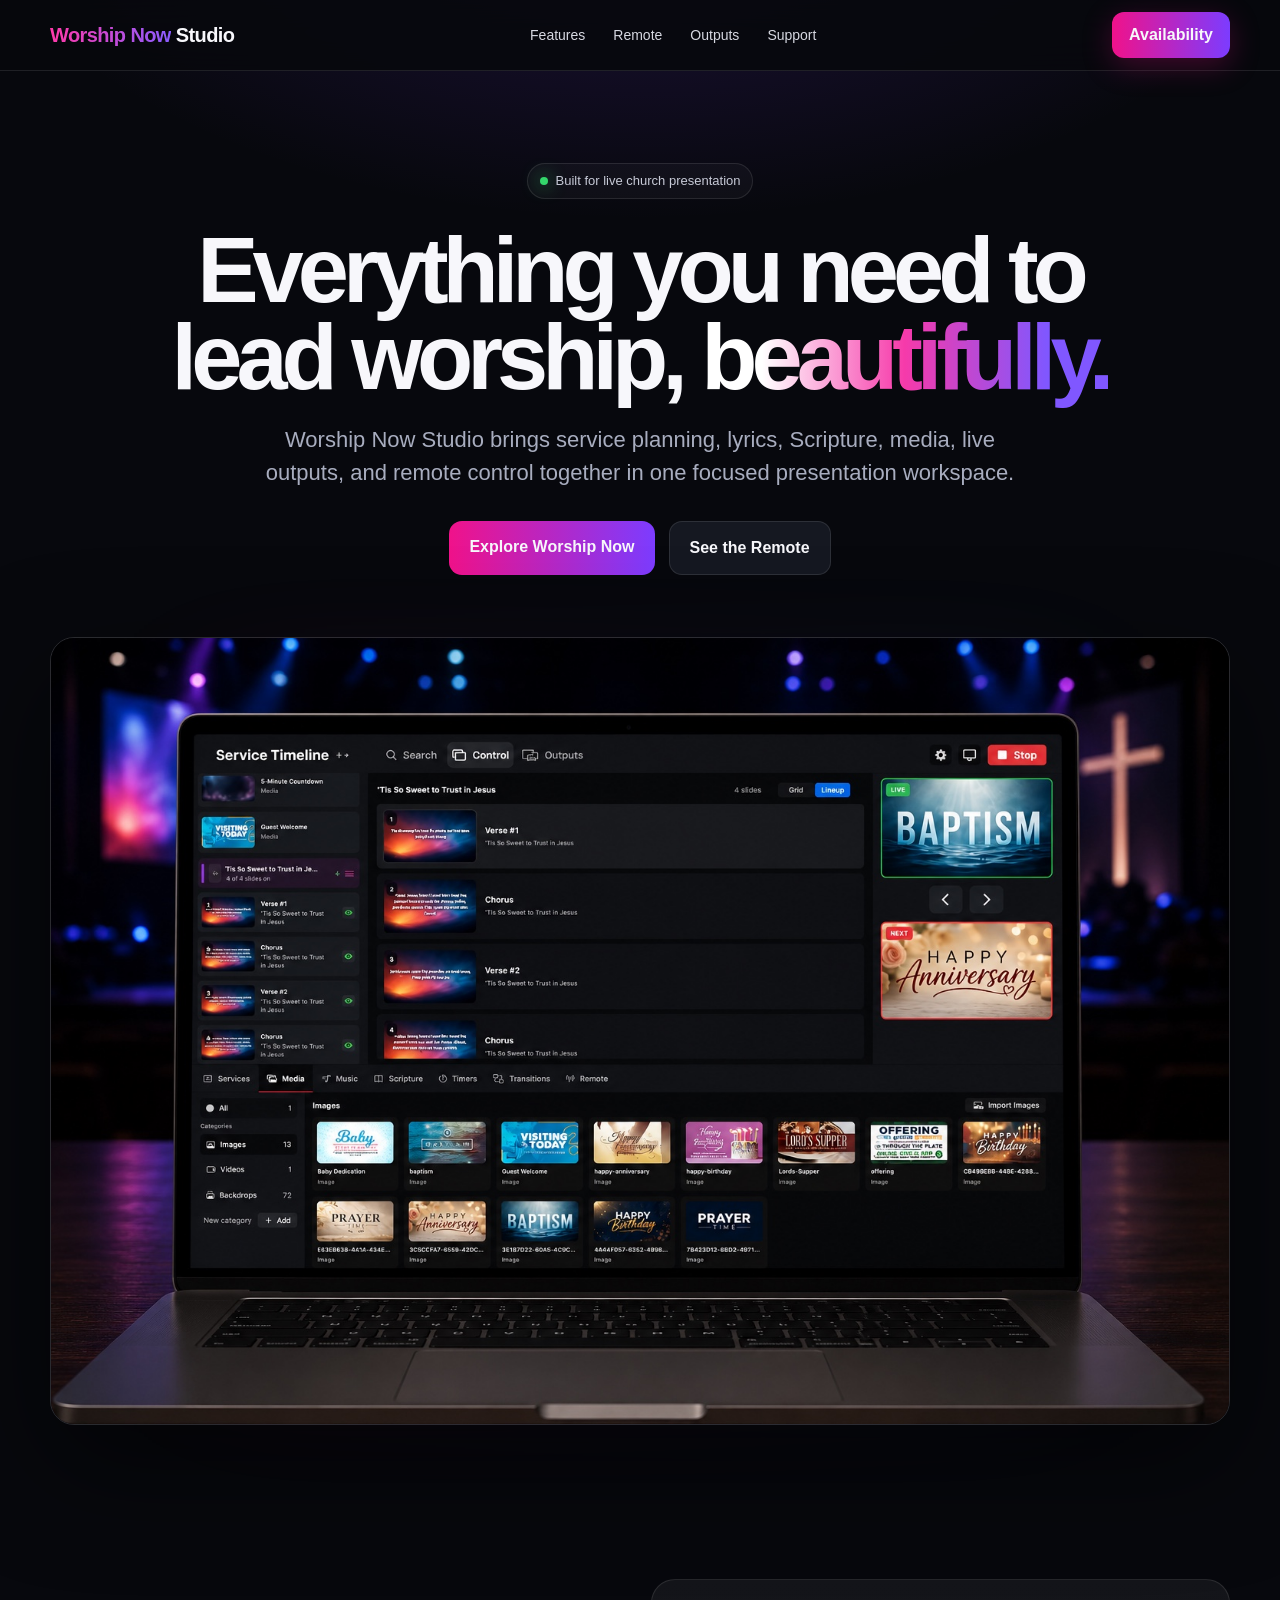
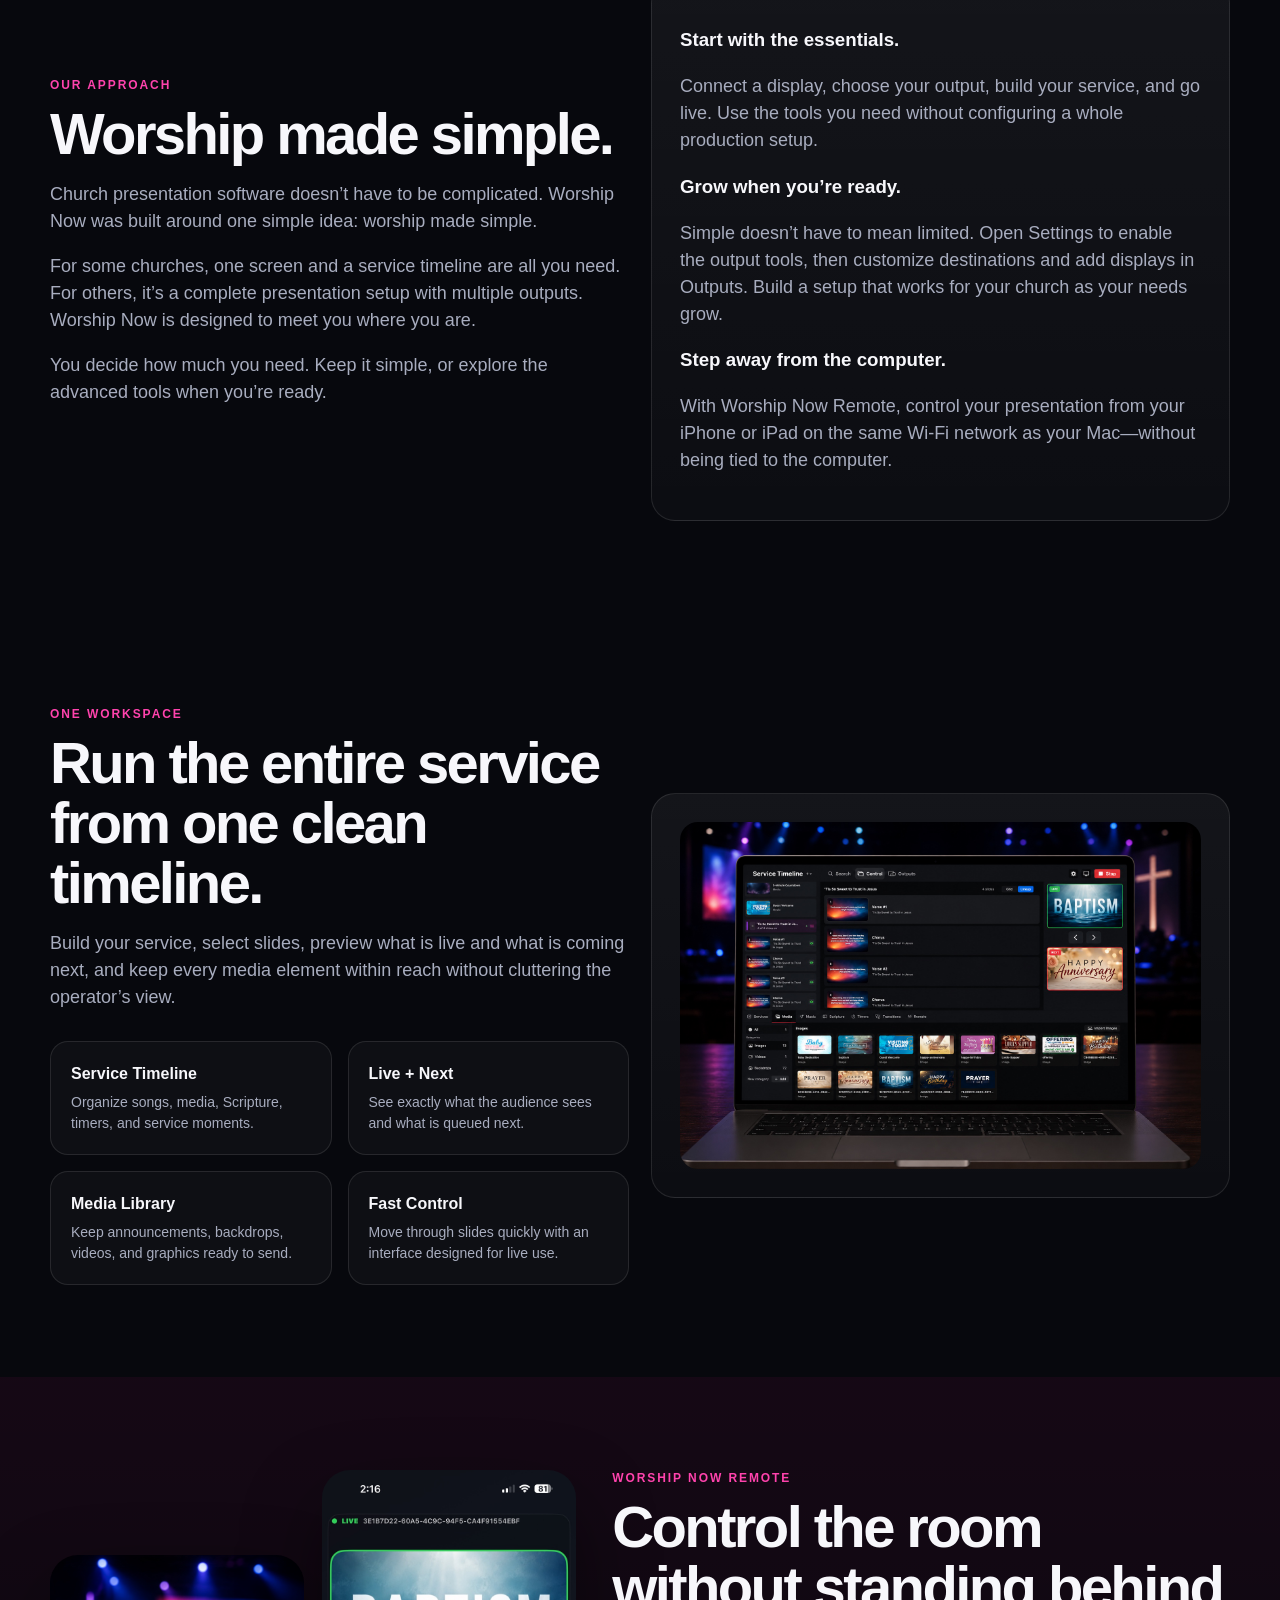
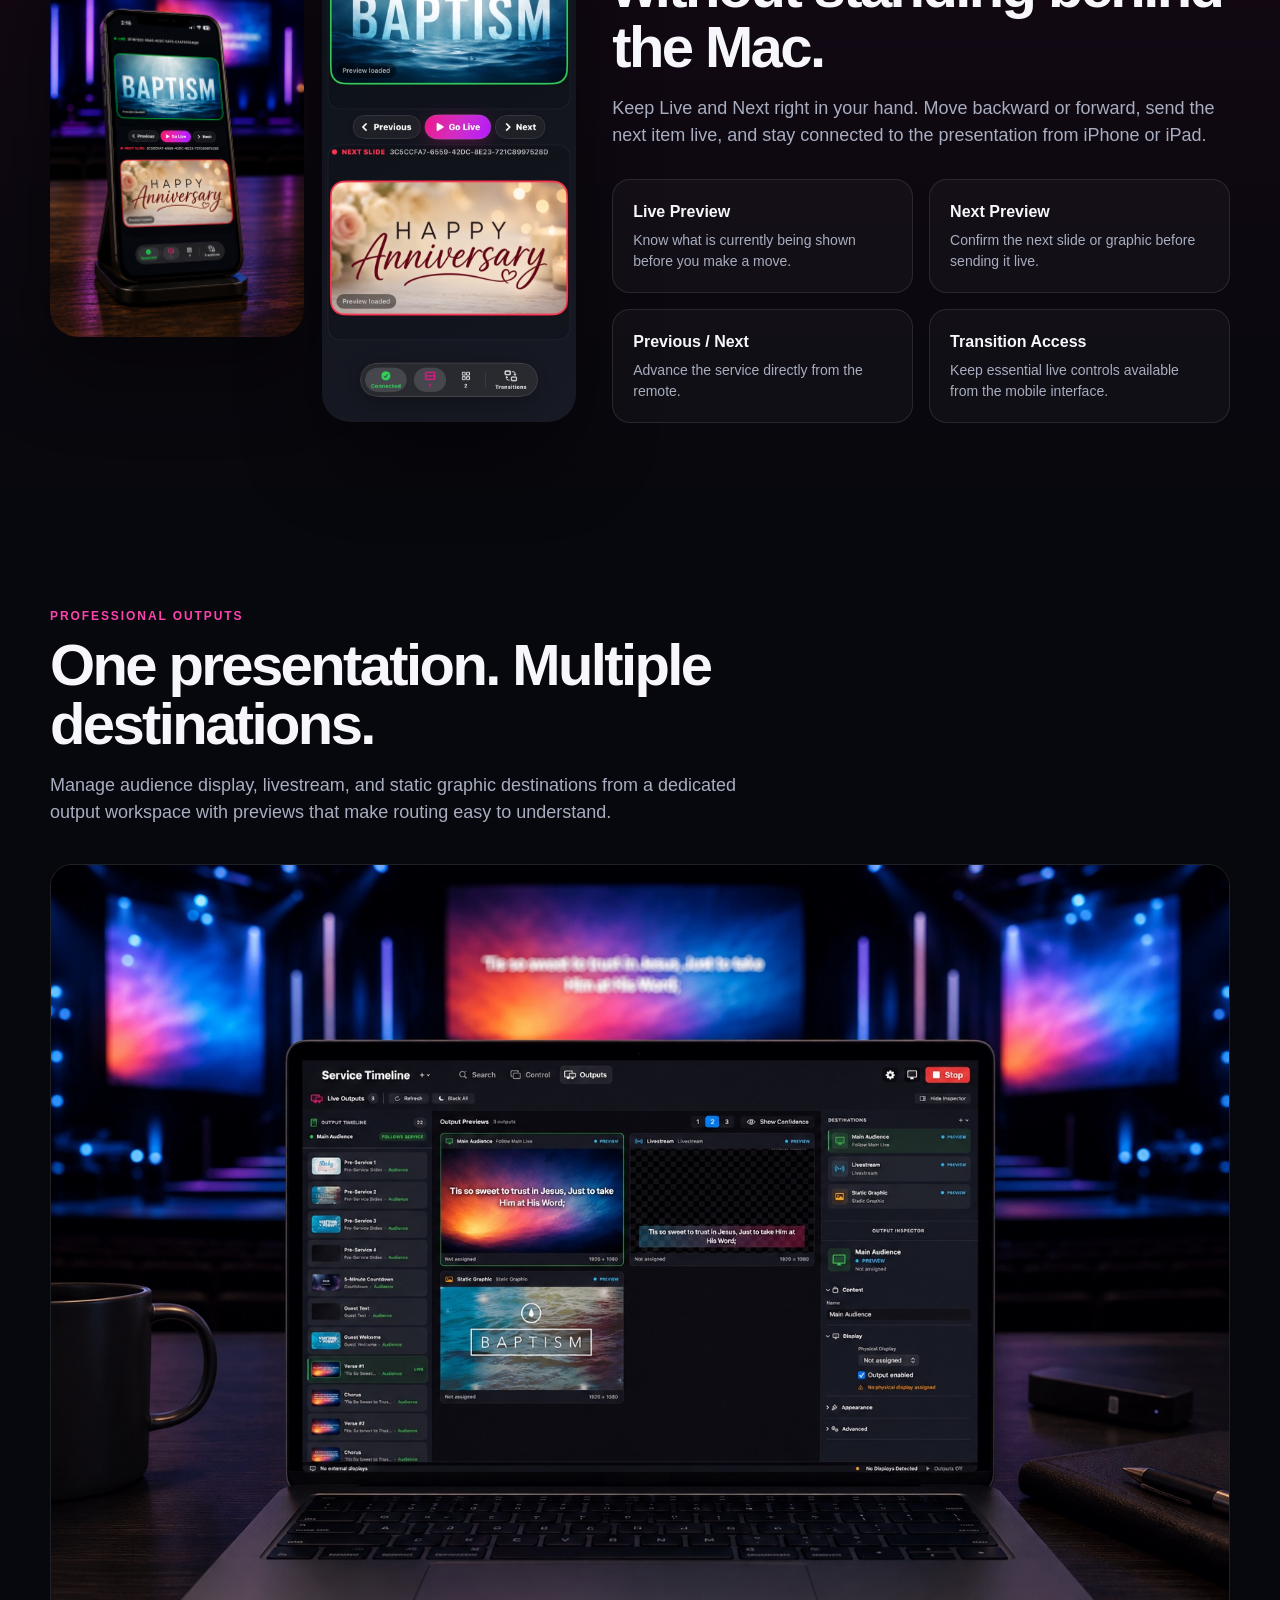
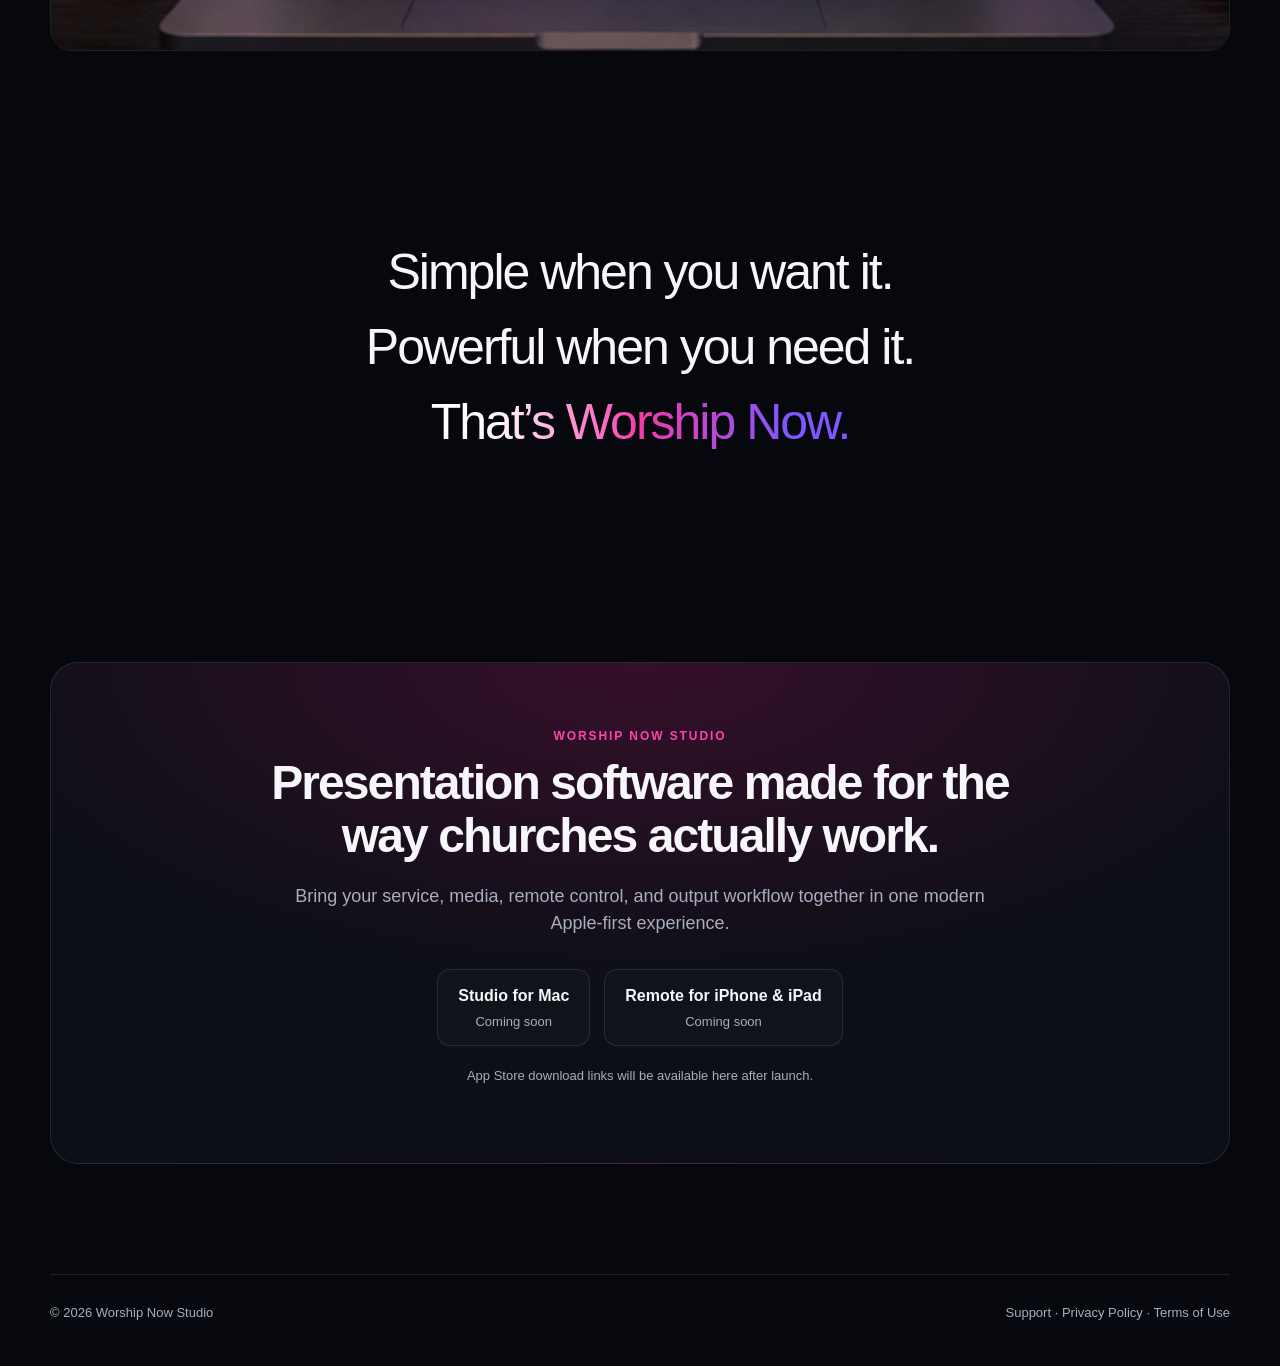
<file: index.html>
<!doctype html>
<html lang="en">
<head>
  <meta charset="utf-8">
  <meta name="viewport" content="width=device-width, initial-scale=1">
  <meta name="color-scheme" content="dark">
  <meta name="theme-color" content="#07080d">
  <title>Worship Now Studio — Presentation Made Simple</title>
  <meta name="description" content="Worship Now Studio is a modern church presentation platform for lyrics, Scripture, media, outputs, and remote control.">
  <link rel="stylesheet" href="assets/styles.css">
</head>
<body>
  <a class="skip-link" href="#main">Skip to content</a>
  <header class="nav" id="top">
    <div class="wrap navin">
      <a class="brand" href="#top"><span>Worship Now</span> Studio</a>
      <nav class="links" aria-label="Main navigation">
        <a href="#features">Features</a>
        <a href="#remote">Remote</a>
        <a href="#outputs">Outputs</a>
        <a href="support.html">Support</a>
      </nav>
      <a class="cta" href="#download">Availability</a>
    </div>
  </header>

  <main id="main" tabindex="-1">
    <section class="hero" aria-labelledby="hero-heading">
      <div class="wrap">
        <div class="eyebrow"><span class="dot" aria-hidden="true"></span> Built for live church presentation</div>
        <h1 id="hero-heading">Everything you need to lead worship, <span class="gradient">beautifully.</span></h1>
        <p class="lead">Worship Now Studio brings service planning, lyrics, Scripture, media, live outputs, and remote control together in one focused presentation workspace.</p>
        <div class="actions">
          <a class="btn primary" href="#features">Explore Worship Now</a>
          <a class="btn" href="#remote">See the Remote</a>
        </div>
        <div class="hero-shot">
          <img src="assets/studio-hero.jpg" width="1536" height="1024" fetchpriority="high" alt="Worship Now Studio control interface shown on a MacBook">
        </div>
      </div>
    </section>

    <section id="worship-made-simple" class="section" aria-labelledby="simple-heading">
      <div class="wrap grid2">
        <div>
          <div class="kicker">Our approach</div>
          <h2 id="simple-heading">Worship made simple.</h2>
          <p class="sectioncopy">Church presentation software doesn’t have to be complicated. Worship Now was built around one simple idea: worship made simple.</p>
          <p class="sectioncopy">For some churches, one screen and a service timeline are all you need. For others, it’s a complete presentation setup with multiple outputs. Worship Now is designed to meet you where you are.</p>
          <p class="sectioncopy">You decide how much you need. Keep it simple, or explore the advanced tools when you’re ready.</p>
        </div>
        <div class="card">
          <h3>Start with the essentials.</h3>
          <p class="sectioncopy">Connect a display, choose your output, build your service, and go live. Use the tools you need without configuring a whole production setup.</p>
          <h3>Grow when you’re ready.</h3>
          <p class="sectioncopy">Simple doesn’t have to mean limited. Open Settings to enable the output tools, then customize destinations and add displays in Outputs. Build a setup that works for your church as your needs grow.</p>
          <h3>Step away from the computer.</h3>
          <p class="sectioncopy">With Worship Now Remote, control your presentation from your iPhone or iPad on the same Wi-Fi network as your Mac—without being tied to the computer.</p>
        </div>
      </div>
    </section>

    <section id="features" class="section" aria-labelledby="features-heading">
      <div class="wrap grid2">
        <div>
          <div class="kicker">One workspace</div>
          <h2 id="features-heading">Run the entire service from one clean timeline.</h2>
          <p class="sectioncopy">Build your service, select slides, preview what is live and what is coming next, and keep every media element within reach without cluttering the operator’s view.</p>
          <div class="featurelist">
            <div class="feature"><h3>Service Timeline</h3><p>Organize songs, media, Scripture, timers, and service moments.</p></div>
            <div class="feature"><h3>Live + Next</h3><p>See exactly what the audience sees and what is queued next.</p></div>
            <div class="feature"><h3>Media Library</h3><p>Keep announcements, backdrops, videos, and graphics ready to send.</p></div>
            <div class="feature"><h3>Fast Control</h3><p>Move through slides quickly with an interface designed for live use.</p></div>
          </div>
        </div>
        <div class="card">
          <img src="assets/studio-workspace.jpg" width="1536" height="1024" loading="lazy" decoding="async" alt="Worship Now Studio service timeline and media library">
        </div>
      </div>
    </section>

    <section id="remote" class="section remote" aria-labelledby="remote-heading">
      <div class="wrap phoneGrid">
        <div class="phoneWrap">
          <img src="assets/remote-in-church.jpg" width="1024" height="1536" loading="lazy" decoding="async" alt="Worship Now Remote on iPhone in a church environment">
          <img src="assets/remote-preview.jpg" width="707" height="1536" loading="lazy" decoding="async" alt="Worship Now Remote live and next slide interface">
        </div>
        <div>
          <div class="kicker">Worship Now Remote</div>
          <h2 id="remote-heading">Control the room without standing behind the Mac.</h2>
          <p class="sectioncopy">Keep Live and Next right in your hand. Move backward or forward, send the next item live, and stay connected to the presentation from iPhone or iPad.</p>
          <div class="featurelist">
            <div class="feature"><h3>Live Preview</h3><p>Know what is currently being shown before you make a move.</p></div>
            <div class="feature"><h3>Next Preview</h3><p>Confirm the next slide or graphic before sending it live.</p></div>
            <div class="feature"><h3>Previous / Next</h3><p>Advance the service directly from the remote.</p></div>
            <div class="feature"><h3>Transition Access</h3><p>Keep essential live controls available from the mobile interface.</p></div>
          </div>
        </div>
      </div>
    </section>

    <section id="outputs" class="section outputs" aria-labelledby="outputs-heading">
      <div class="wrap">
        <div class="outputs-copy">
          <div class="kicker">Professional outputs</div>
          <h2 id="outputs-heading">One presentation. Multiple destinations.</h2>
          <p class="sectioncopy">Manage audience display, livestream, and static graphic destinations from a dedicated output workspace with previews that make routing easy to understand.</p>
        </div>
        <img src="assets/studio-outputs.jpg" width="1536" height="1024" loading="lazy" decoding="async" alt="Worship Now Studio output control screen with multiple destinations">
      </div>
    </section>

    <div class="section">
      <div class="wrap"><p class="quote">Simple when you want it.<br>Powerful when you need it.<br><span class="gradient">That’s Worship Now.</span></p></div>
    </div>

    <section id="download" class="footercta" aria-labelledby="download-heading">
      <div class="wrap">
        <div class="box">
          <div class="kicker">Worship Now Studio</div>
          <h2 id="download-heading">Presentation software made for the way churches actually work.</h2>
          <p class="sectioncopy">Bring your service, media, remote control, and output workflow together in one modern Apple-first experience.</p>
          <div class="actions availability">
            <span class="availability-item"><strong>Studio for Mac</strong><span>Coming soon</span></span>
            <span class="availability-item"><strong>Remote for iPhone &amp; iPad</strong><span>Coming soon</span></span>
          </div>
          <p class="small availability-note">App Store download links will be available here after launch.</p>
        </div>
      </div>
    </section>
  </main>

  <footer><div class="wrap footer"><div>© 2026 Worship Now Studio</div><nav aria-label="Support and legal"><a href="support.html">Support</a> · <a href="privacy.html">Privacy Policy</a> · <a href="https://www.apple.com/legal/internet-services/itunes/dev/stdeula/">Terms of Use</a></nav></div></footer>
</body>
</html>
</file>
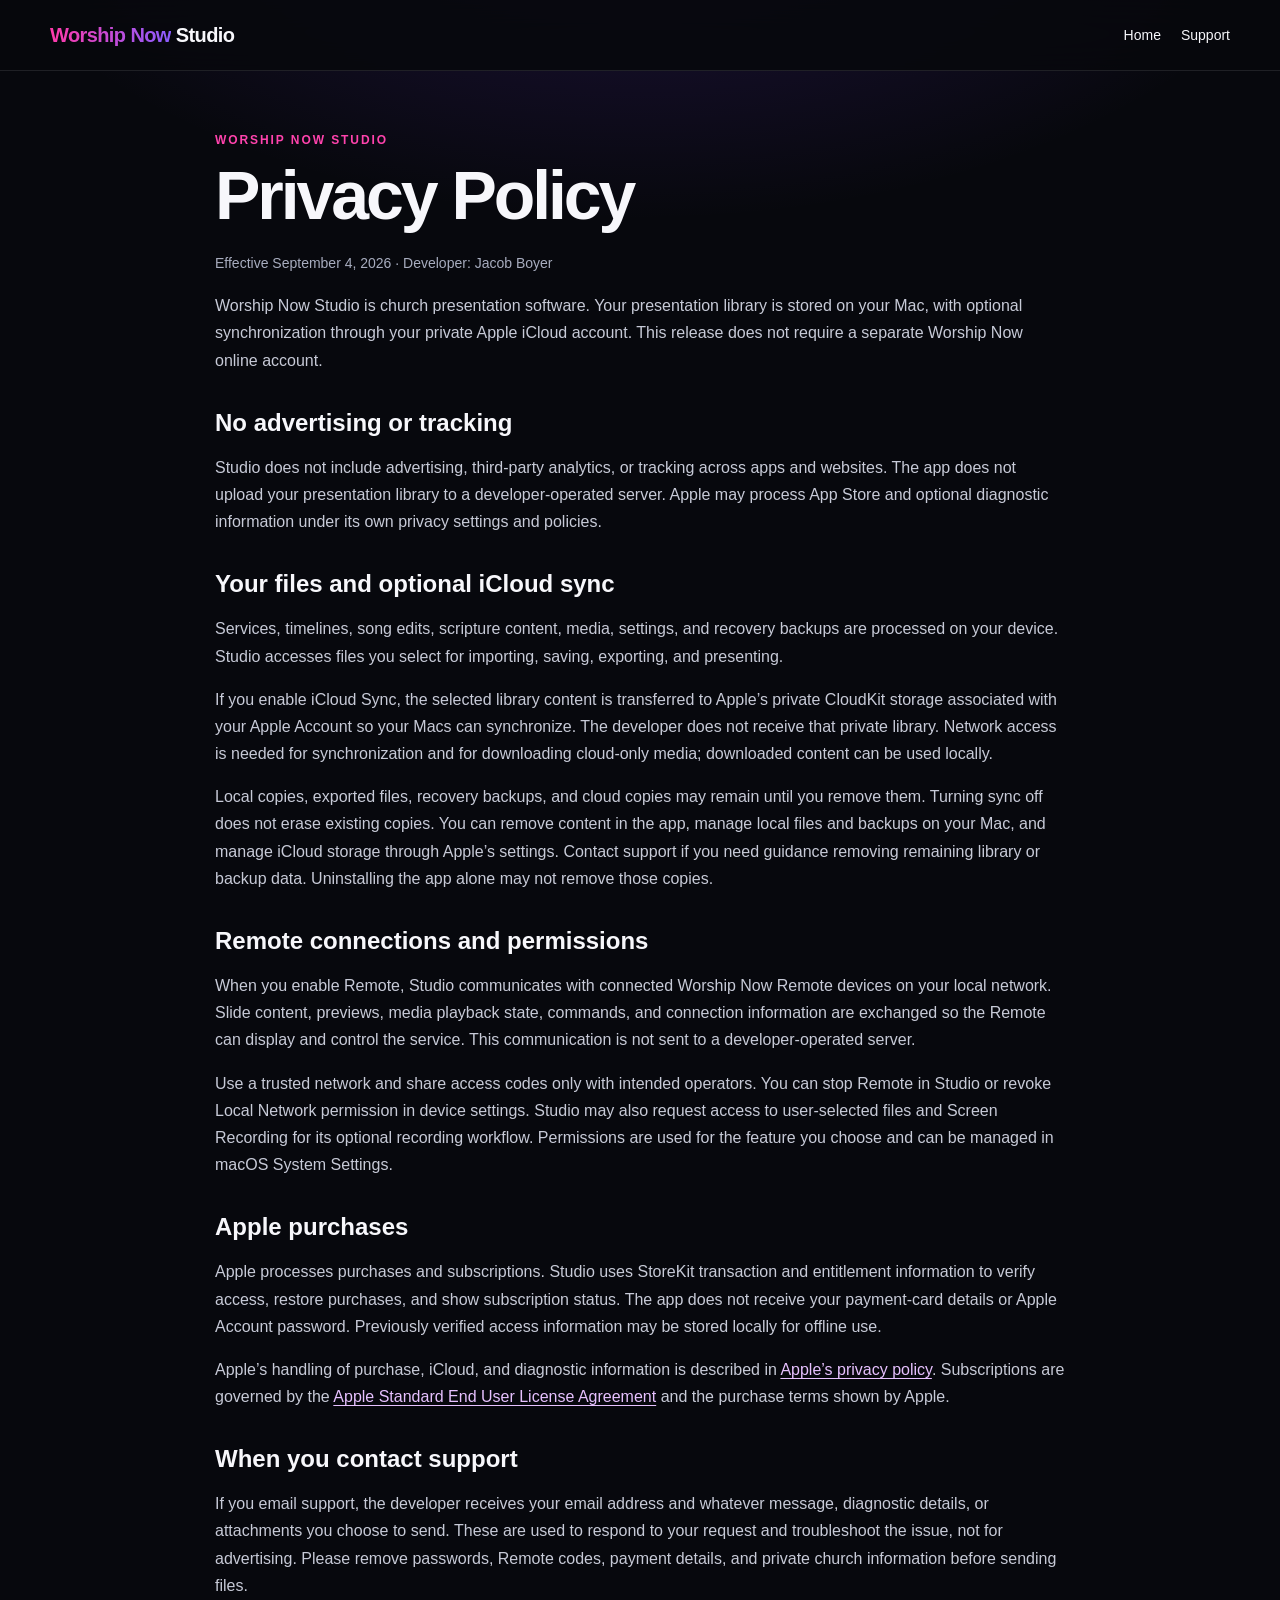
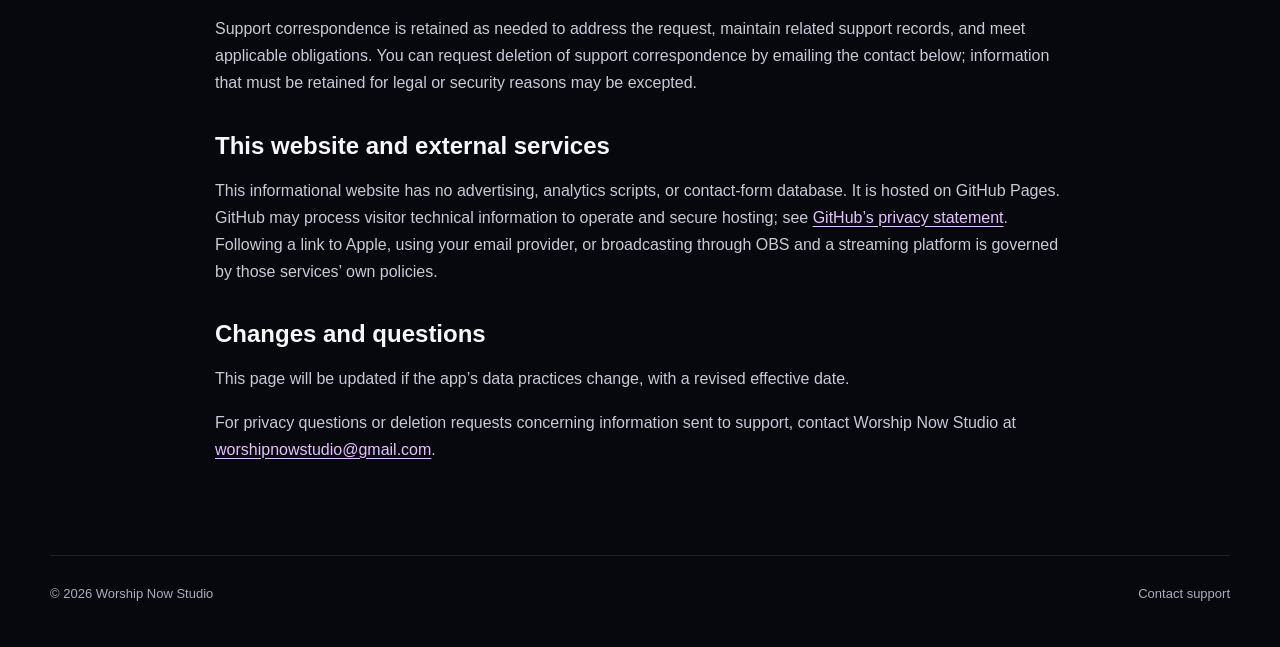
<file: privacy.html>
<!doctype html>
<html lang="en">
<head>
  <meta charset="utf-8">
  <meta name="viewport" content="width=device-width, initial-scale=1">
  <meta name="color-scheme" content="dark">
  <meta name="theme-color" content="#07080d">
  <title>Privacy Policy — Worship Now Studio</title>
  <meta name="description" content="How Worship Now Studio handles local presentation files, optional iCloud sync, Remote connections, purchases, and support messages.">
  <link rel="stylesheet" href="assets/styles.css">
  <link rel="stylesheet" href="legal.css">
</head>
<body>
  <a class="skip-link" href="#main">Skip to content</a>
  <header class="nav"><div class="wrap navin">
    <a class="brand" href="index.html"><span>Worship Now</span> Studio</a>
    <nav class="legal-navigation" aria-label="Main navigation"><a href="index.html">Home</a><a href="support.html">Support</a></nav>
  </div></header>
  <main id="main" class="wrap document" tabindex="-1">
    <div class="kicker">Worship Now Studio</div>
    <h1>Privacy Policy</h1>
    <p class="meta">Effective September 4, 2026 · Developer: Jacob Boyer</p>
    <p>Worship Now Studio is church presentation software. Your presentation library is stored on your Mac, with optional synchronization through your private Apple iCloud account. This release does not require a separate Worship Now online account.</p>
    <section aria-labelledby="collection-heading">
      <h2 id="collection-heading">No advertising or tracking</h2>
      <p>Studio does not include advertising, third-party analytics, or tracking across apps and websites. The app does not upload your presentation library to a developer-operated server. Apple may process App Store and optional diagnostic information under its own privacy settings and policies.</p>
    </section>
    <section aria-labelledby="library-heading">
      <h2 id="library-heading">Your files and optional iCloud sync</h2>
      <p>Services, timelines, song edits, scripture content, media, settings, and recovery backups are processed on your device. Studio accesses files you select for importing, saving, exporting, and presenting.</p>
      <p>If you enable iCloud Sync, the selected library content is transferred to Apple’s private CloudKit storage associated with your Apple Account so your Macs can synchronize. The developer does not receive that private library. Network access is needed for synchronization and for downloading cloud-only media; downloaded content can be used locally.</p>
      <p>Local copies, exported files, recovery backups, and cloud copies may remain until you remove them. Turning sync off does not erase existing copies. You can remove content in the app, manage local files and backups on your Mac, and manage iCloud storage through Apple’s settings. Contact support if you need guidance removing remaining library or backup data. Uninstalling the app alone may not remove those copies.</p>
    </section>
    <section aria-labelledby="remote-heading">
      <h2 id="remote-heading">Remote connections and permissions</h2>
      <p>When you enable Remote, Studio communicates with connected Worship Now Remote devices on your local network. Slide content, previews, media playback state, commands, and connection information are exchanged so the Remote can display and control the service. This communication is not sent to a developer-operated server.</p>
      <p>Use a trusted network and share access codes only with intended operators. You can stop Remote in Studio or revoke Local Network permission in device settings. Studio may also request access to user-selected files and Screen Recording for its optional recording workflow. Permissions are used for the feature you choose and can be managed in macOS System Settings.</p>
    </section>
    <section aria-labelledby="payments-heading">
      <h2 id="payments-heading">Apple purchases</h2>
      <p>Apple processes purchases and subscriptions. Studio uses StoreKit transaction and entitlement information to verify access, restore purchases, and show subscription status. The app does not receive your payment-card details or Apple Account password. Previously verified access information may be stored locally for offline use.</p>
      <p>Apple’s handling of purchase, iCloud, and diagnostic information is described in <a href="https://www.apple.com/legal/privacy/">Apple’s privacy policy</a>. Subscriptions are governed by the <a href="https://www.apple.com/legal/internet-services/itunes/dev/stdeula/">Apple Standard End User License Agreement</a> and the purchase terms shown by Apple.</p>
    </section>
    <section aria-labelledby="support-heading">
      <h2 id="support-heading">When you contact support</h2>
      <p>If you email support, the developer receives your email address and whatever message, diagnostic details, or attachments you choose to send. These are used to respond to your request and troubleshoot the issue, not for advertising. Please remove passwords, Remote codes, payment details, and private church information before sending files.</p>
      <p>Support correspondence is retained as needed to address the request, maintain related support records, and meet applicable obligations. You can request deletion of support correspondence by emailing the contact below; information that must be retained for legal or security reasons may be excepted.</p>
    </section>
    <section aria-labelledby="website-heading">
      <h2 id="website-heading">This website and external services</h2>
      <p>This informational website has no advertising, analytics scripts, or contact-form database. It is hosted on GitHub Pages. GitHub may process visitor technical information to operate and secure hosting; see <a href="https://docs.github.com/en/site-policy/privacy-policies/github-general-privacy-statement">GitHub’s privacy statement</a>. Following a link to Apple, using your email provider, or broadcasting through OBS and a streaming platform is governed by those services’ own policies.</p>
    </section>
    <section aria-labelledby="changes-heading">
      <h2 id="changes-heading">Changes and questions</h2>
      <p>This page will be updated if the app’s data practices change, with a revised effective date.</p>
      <p>For privacy questions or deletion requests concerning information sent to support, contact Worship Now Studio at <a href="mailto:worshipnowstudio@gmail.com?subject=Worship%20Now%20Privacy">worshipnowstudio@gmail.com</a>.</p>
    </section>
  </main>
  <footer><div class="wrap footer"><div>© 2026 Worship Now Studio</div><a href="support.html">Contact support</a></div></footer>
</body>
</html>
</file>
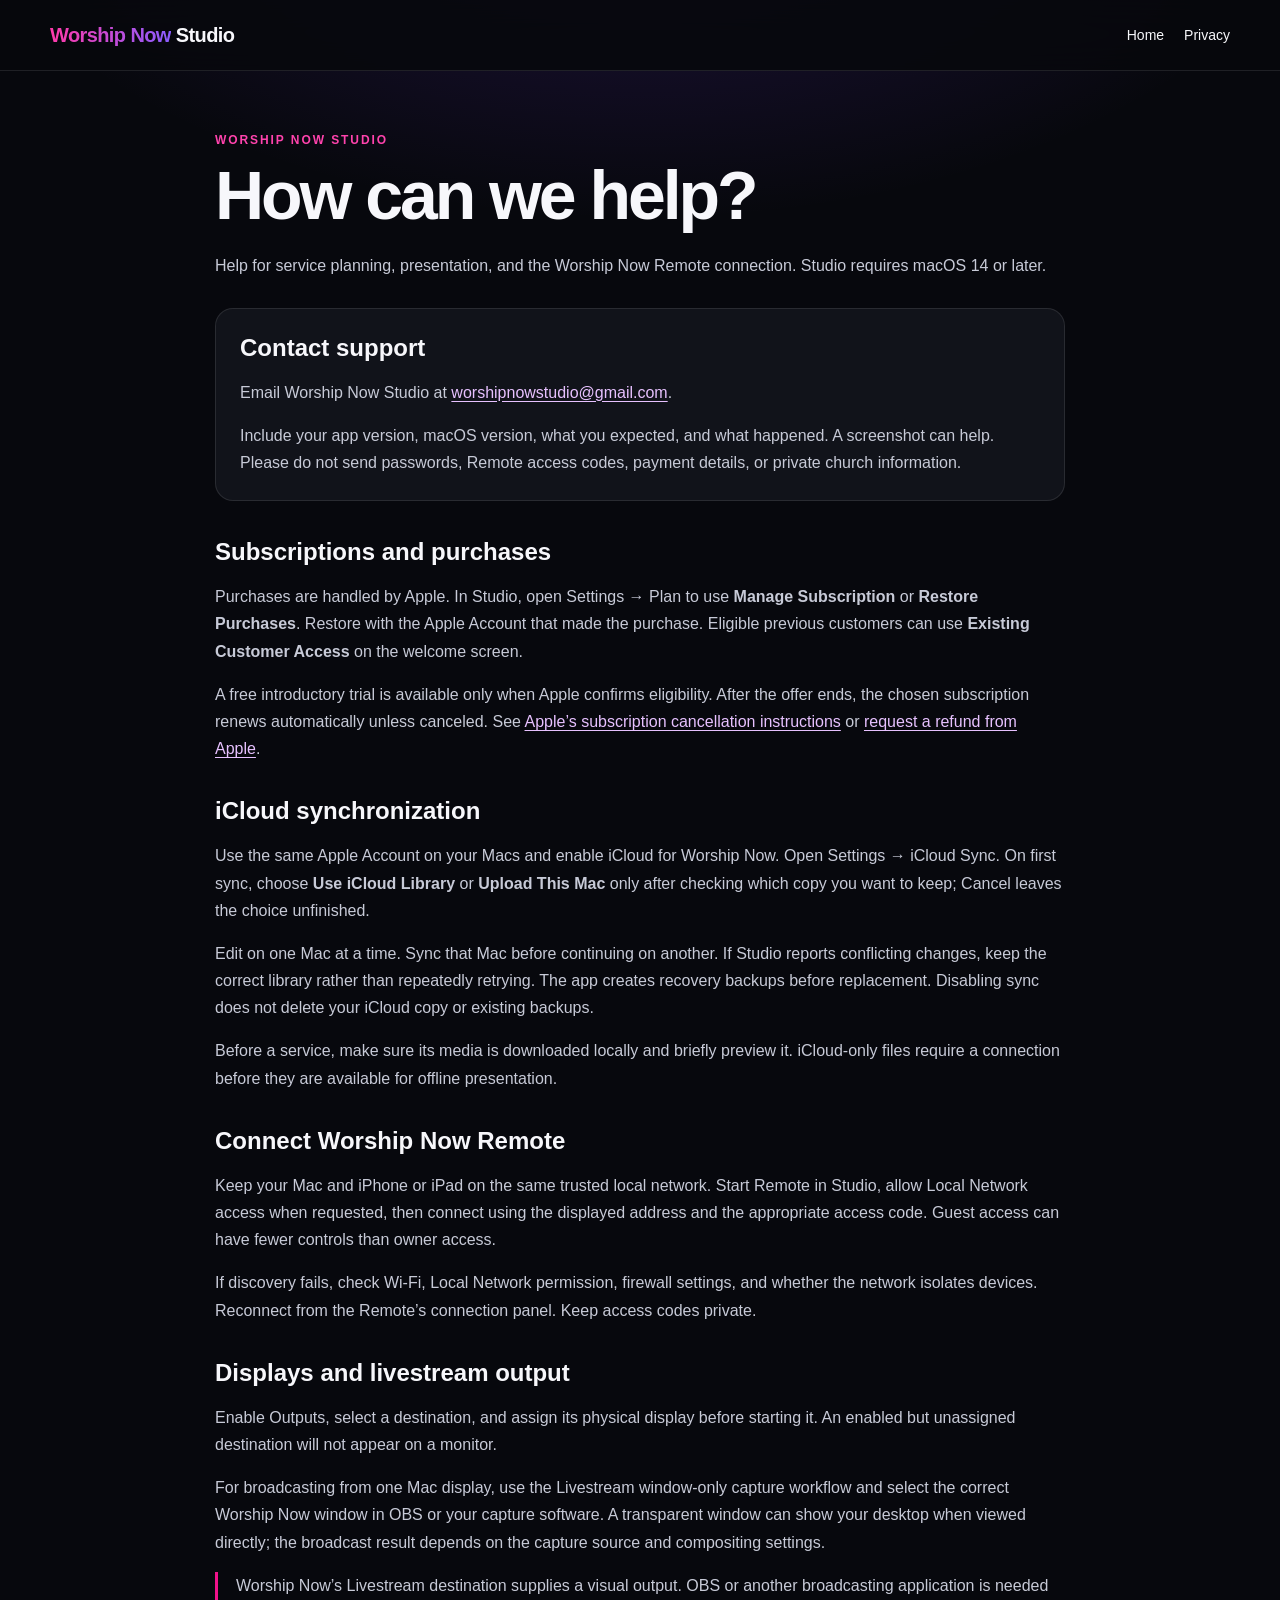
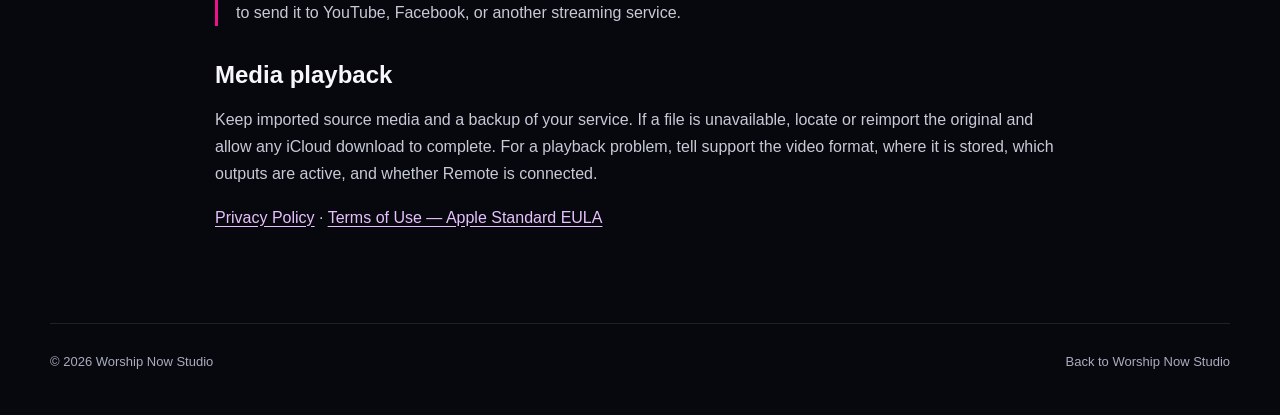
<file: support.html>
<!doctype html>
<html lang="en">
<head>
  <meta charset="utf-8">
  <meta name="viewport" content="width=device-width, initial-scale=1">
  <meta name="color-scheme" content="dark">
  <meta name="theme-color" content="#07080d">
  <title>Support — Worship Now Studio</title>
  <meta name="description" content="Get help with Worship Now Studio subscriptions, iCloud sync, Remote, presentation outputs, and media.">
  <link rel="stylesheet" href="assets/styles.css">
  <link rel="stylesheet" href="legal.css">
</head>
<body>
  <a class="skip-link" href="#main">Skip to content</a>
  <header class="nav"><div class="wrap navin">
    <a class="brand" href="index.html"><span>Worship Now</span> Studio</a>
    <nav class="legal-navigation" aria-label="Main navigation"><a href="index.html">Home</a><a href="privacy.html">Privacy</a></nav>
  </div></header>
  <main id="main" class="wrap document" tabindex="-1">
    <div class="kicker">Worship Now Studio</div>
    <h1>How can we help?</h1>
    <p>Help for service planning, presentation, and the Worship Now Remote connection. Studio requires macOS 14 or later.</p>
    <section class="contact-panel" aria-labelledby="contact-heading">
      <h2 id="contact-heading">Contact support</h2>
      <p>Email Worship Now Studio at <a href="mailto:worshipnowstudio@gmail.com?subject=Worship%20Now%20Studio%20Support">worshipnowstudio@gmail.com</a>.</p>
      <p>Include your app version, macOS version, what you expected, and what happened. A screenshot can help. Please do not send passwords, Remote access codes, payment details, or private church information.</p>
    </section>
    <section aria-labelledby="plans-heading">
      <h2 id="plans-heading">Subscriptions and purchases</h2>
      <p>Purchases are handled by Apple. In Studio, open Settings → Plan to use <strong>Manage Subscription</strong> or <strong>Restore Purchases</strong>. Restore with the Apple Account that made the purchase. Eligible previous customers can use <strong>Existing Customer Access</strong> on the welcome screen.</p>
      <p>A free introductory trial is available only when Apple confirms eligibility. After the offer ends, the chosen subscription renews automatically unless canceled. See <a href="https://support.apple.com/118428">Apple’s subscription cancellation instructions</a> or <a href="https://reportaproblem.apple.com/">request a refund from Apple</a>.</p>
    </section>
    <section aria-labelledby="sync-heading">
      <h2 id="sync-heading">iCloud synchronization</h2>
      <p>Use the same Apple Account on your Macs and enable iCloud for Worship Now. Open Settings → iCloud Sync. On first sync, choose <strong>Use iCloud Library</strong> or <strong>Upload This Mac</strong> only after checking which copy you want to keep; Cancel leaves the choice unfinished.</p>
      <p>Edit on one Mac at a time. Sync that Mac before continuing on another. If Studio reports conflicting changes, keep the correct library rather than repeatedly retrying. The app creates recovery backups before replacement. Disabling sync does not delete your iCloud copy or existing backups.</p>
      <p>Before a service, make sure its media is downloaded locally and briefly preview it. iCloud-only files require a connection before they are available for offline presentation.</p>
    </section>
    <section aria-labelledby="remote-heading">
      <h2 id="remote-heading">Connect Worship Now Remote</h2>
      <p>Keep your Mac and iPhone or iPad on the same trusted local network. Start Remote in Studio, allow Local Network access when requested, then connect using the displayed address and the appropriate access code. Guest access can have fewer controls than owner access.</p>
      <p>If discovery fails, check Wi-Fi, Local Network permission, firewall settings, and whether the network isolates devices. Reconnect from the Remote’s connection panel. Keep access codes private.</p>
    </section>
    <section aria-labelledby="outputs-heading">
      <h2 id="outputs-heading">Displays and livestream output</h2>
      <p>Enable Outputs, select a destination, and assign its physical display before starting it. An enabled but unassigned destination will not appear on a monitor.</p>
      <p>For broadcasting from one Mac display, use the Livestream window-only capture workflow and select the correct Worship Now window in OBS or your capture software. A transparent window can show your desktop when viewed directly; the broadcast result depends on the capture source and compositing settings.</p>
      <p class="notice">Worship Now’s Livestream destination supplies a visual output. OBS or another broadcasting application is needed to send it to YouTube, Facebook, or another streaming service.</p>
    </section>
    <section aria-labelledby="media-heading">
      <h2 id="media-heading">Media playback</h2>
      <p>Keep imported source media and a backup of your service. If a file is unavailable, locate or reimport the original and allow any iCloud download to complete. For a playback problem, tell support the video format, where it is stored, which outputs are active, and whether Remote is connected.</p>
    </section>
    <p><a href="privacy.html">Privacy Policy</a> · <a href="https://www.apple.com/legal/internet-services/itunes/dev/stdeula/">Terms of Use — Apple Standard EULA</a></p>
  </main>
  <footer><div class="wrap footer"><div>© 2026 Worship Now Studio</div><a href="index.html">Back to Worship Now Studio</a></div></footer>
</body>
</html>
</file>
<file: assets/styles.css>
:root {
  --bg: #07080d;
  --panel: #11131a;
  --text: #f7f7fb;
  --muted: #a8adbf;
  --line: rgba(255, 255, 255, .1);
  --pink: #f0128a;
  --purple: #7c3cff;
  --green: #34d66b;
  --max: 1180px;
}

* { box-sizing: border-box; }
html { scroll-behavior: smooth; scroll-padding-top: 92px; }
body {
  margin: 0;
  background: radial-gradient(1200px 700px at 50% -200px, rgba(124, 60, 255, .25), transparent 60%), var(--bg);
  color: var(--text);
  font-family: Inter, ui-sans-serif, -apple-system, BlinkMacSystemFont, "SF Pro Display", "Segoe UI", sans-serif;
  line-height: 1.5;
}
a { color: inherit; text-decoration: none; }
a:focus-visible { outline: 3px solid #fff; outline-offset: 5px; border-radius: 4px; }
main:focus { outline: none; }
img { max-width: 100%; height: auto; }
.wrap { width: min(var(--max), calc(100% - 40px)); margin: auto; }
.skip-link { position: fixed; top: 10px; left: 12px; z-index: 100; padding: 12px 18px; color: var(--bg); background: #fff; border-radius: 8px; transform: translateY(-150%); }
.skip-link:focus { transform: translateY(0); }
.nav { position: sticky; top: 0; z-index: 20; -webkit-backdrop-filter: blur(18px); backdrop-filter: blur(18px); background: rgba(7, 8, 13, .9); border-bottom: 1px solid var(--line); }
.navin { min-height: 70px; display: flex; align-items: center; justify-content: space-between; gap: 16px; }
.brand { font-weight: 800; letter-spacing: -.03em; font-size: 20px; }
.brand span { background: linear-gradient(90deg, #ff3aaa, #8b5cff); -webkit-background-clip: text; background-clip: text; color: transparent; }
.links { display: flex; gap: 28px; color: #d7d9e2; font-size: 14px; }
.links a { padding: 12px 0; }
.links a:hover { color: #fff; }
.cta { padding: 11px 17px; border-radius: 12px; background: linear-gradient(90deg, var(--pink), var(--purple)); font-weight: 700; box-shadow: 0 8px 30px rgba(240, 18, 138, .25); }
.hero { padding: 92px 0 62px; text-align: center; }
.eyebrow { display: inline-flex; align-items: center; gap: 8px; padding: 7px 12px; border: 1px solid var(--line); border-radius: 999px; color: #c7cad7; background: rgba(255, 255, 255, .03); font-size: 13px; }
.dot { width: 8px; height: 8px; flex-shrink: 0; border-radius: 50%; background: var(--green); box-shadow: 0 0 18px var(--green); }
h1 { font-size: clamp(50px, 8vw, 92px); line-height: .95; letter-spacing: -.065em; margin: 28px auto 22px; max-width: 1000px; overflow-wrap: break-word; }
.gradient { background: linear-gradient(90deg, #fff 15%, #f63aaa 50%, #8057ff 85%); -webkit-background-clip: text; background-clip: text; color: transparent; }
.lead { max-width: 760px; margin: 0 auto; color: var(--muted); font-size: clamp(18px, 2vw, 22px); }
.actions { display: flex; gap: 14px; justify-content: center; margin-top: 32px; flex-wrap: wrap; }
.btn { padding: 14px 20px; border-radius: 13px; font-weight: 750; border: 1px solid var(--line); background: #151821; }
.btn.primary { border: 0; background: linear-gradient(90deg, var(--pink), var(--purple)); }
.btn:hover, .cta:hover { filter: brightness(1.12); }
.hero-shot { margin-top: 62px; position: relative; isolation: isolate; }
.hero-shot::before { content: ""; position: absolute; inset: 12% 15%; filter: blur(70px); background: linear-gradient(90deg, rgba(240, 18, 138, .3), rgba(64, 120, 255, .28)); z-index: -1; }
.hero-shot img { width: 100%; display: block; border-radius: 24px; border: 1px solid rgba(255, 255, 255, .14); box-shadow: 0 40px 110px rgba(0, 0, 0, .55); }
.section { padding: 92px 0; }
.kicker { color: #ff43ad; font-weight: 800; text-transform: uppercase; font-size: 12px; letter-spacing: .16em; }
.section h2 { font-size: clamp(34px, 5vw, 58px); letter-spacing: -.045em; line-height: 1.03; margin: 10px 0 18px; }
.sectioncopy { color: var(--muted); max-width: 700px; font-size: 18px; }
.grid2 { display: grid; grid-template-columns: minmax(0, 1fr) minmax(0, 1fr); gap: 22px; align-items: center; }
.card { background: linear-gradient(180deg, rgba(255, 255, 255, .055), rgba(255, 255, 255, .025)); border: 1px solid var(--line); border-radius: 24px; padding: 28px; }
.card img { width: 100%; display: block; border-radius: 18px; }
.featurelist { display: grid; grid-template-columns: minmax(0, 1fr) minmax(0, 1fr); gap: 16px; margin-top: 30px; }
.feature { padding: 20px; border-radius: 18px; border: 1px solid var(--line); background: rgba(255, 255, 255, .03); }
.feature h3 { display: block; margin: 0 0 6px; font-size: 16px; }
.feature p { color: var(--muted); font-size: 14px; margin: 0; }
.remote { background: linear-gradient(180deg, rgba(255, 0, 145, .06), transparent); }
.phoneGrid { display: grid; grid-template-columns: minmax(0, .92fr) minmax(0, 1.08fr); gap: 36px; align-items: center; }
.phoneWrap { display: flex; gap: 18px; align-items: center; justify-content: center; }
.phoneWrap img { max-height: 780px; width: calc((100% - 18px) / 2); object-fit: contain; border-radius: 28px; box-shadow: 0 35px 80px rgba(0, 0, 0, .45); }
.outputs img { width: 100%; display: block; border-radius: 22px; border: 1px solid var(--line); }
.outputs-copy { max-width: 760px; margin-bottom: 38px; }
.quote { font-size: clamp(30px, 4vw, 50px); letter-spacing: -.04em; max-width: 920px; margin: 0 auto; text-align: center; }
.footercta { padding: 110px 0; text-align: center; }
.footercta .box { padding: 64px 28px; border-radius: 28px; border: 1px solid var(--line); background: radial-gradient(700px 320px at 50% 0%, rgba(240, 18, 138, .18), transparent), #0d0f16; }
.footercta h2 { max-width: 790px; margin: 12px auto 20px; font-size: clamp(30px, 4vw, 48px); letter-spacing: -.04em; line-height: 1.1; }
.footercta .sectioncopy { margin: 0 auto 28px; }
.availability-item { display: flex; flex-direction: column; gap: 4px; padding: 14px 20px; border: 1px solid var(--line); border-radius: 13px; background: var(--panel); }
.availability-item span { font-size: 13px; color: var(--muted); }
.small { color: var(--muted); font-size: 13px; }
.availability-note { margin-top: 20px; }
.footer { border-top: 1px solid var(--line); padding: 28px 0 44px; color: var(--muted); font-size: 13px; display: flex; justify-content: space-between; gap: 20px; flex-wrap: wrap; }

@media (max-width: 850px) {
  .links { display: none; }
  .grid2, .phoneGrid { grid-template-columns: minmax(0, 1fr); }
  .featurelist { grid-template-columns: minmax(0, 1fr); }
  .hero { padding-top: 70px; }
}
@media (max-width: 560px) {
  .wrap { width: min(var(--max), calc(100% - 24px)); }
  .navin { gap: 10px; }
  .brand { font-size: 17px; }
  .cta { padding: 11px 12px; font-size: 13px; }
  .phoneWrap { gap: 8px; }
  .phoneWrap img { width: calc((100% - 8px) / 2); border-radius: 18px; }
  .section { padding: 68px 0; }
  .card { padding: 16px; }
  .footercta { padding: 68px 0; }
  .footercta .box { padding: 40px 20px; }
}
@media (prefers-reduced-motion: reduce) {
  html { scroll-behavior: auto; }
}
@media (forced-colors: active) {
  .brand span, .gradient { color: CanvasText; background: none; }
}
</file>
<file: legal.css>
.document { max-width: 850px; padding-block: 60px 76px; font-size: 1rem; }
.document h1 { font-size: clamp(2.5rem, 6vw, 4.25rem); line-height: 1.08; letter-spacing: -.045em; margin: 10px 0 20px; }
.document h2 { font-size: 1.5rem; line-height: 1.25; margin: 34px 0 12px; }
.document p, .document li { color: #c7cad7; line-height: 1.7; }
.document li + li { margin-top: 8px; }
.document a:not(.btn) { color: #e7c1ff; text-decoration: underline; text-underline-offset: .2em; overflow-wrap: anywhere; }
.document .meta { font-size: .875rem; color: var(--muted); }
.contact-panel { border: 1px solid var(--line); border-radius: 18px; background: var(--panel); padding: 24px; margin: 28px 0 36px; }
.contact-panel h2 { margin-top: 0; }
.contact-panel p:last-child { margin-bottom: 0; }
.document .notice { border-left: 3px solid var(--pink); padding-left: 18px; }
.legal-navigation { display: flex; gap: 20px; flex-wrap: wrap; font-size: .875rem; }
@media (max-width: 560px) { .document { padding-top: 34px; } .contact-panel { padding: 18px; } }
</file>
